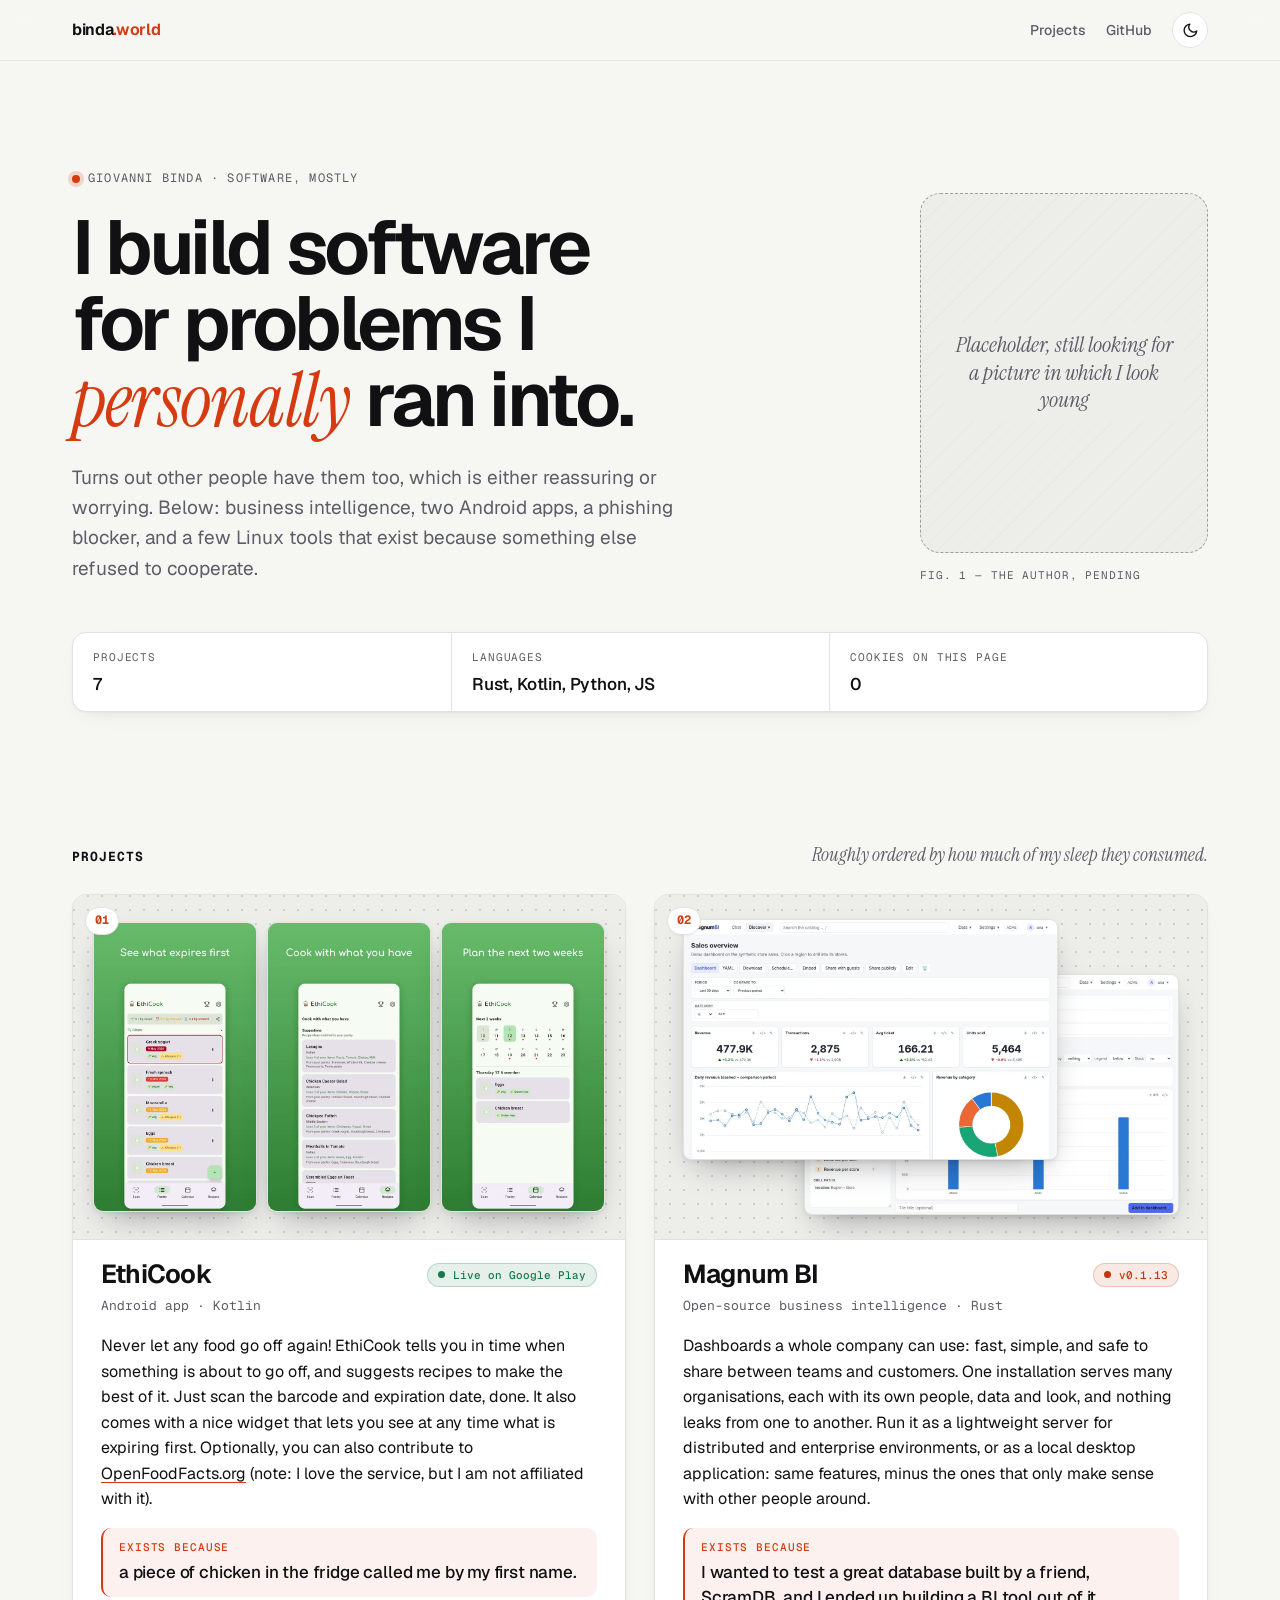
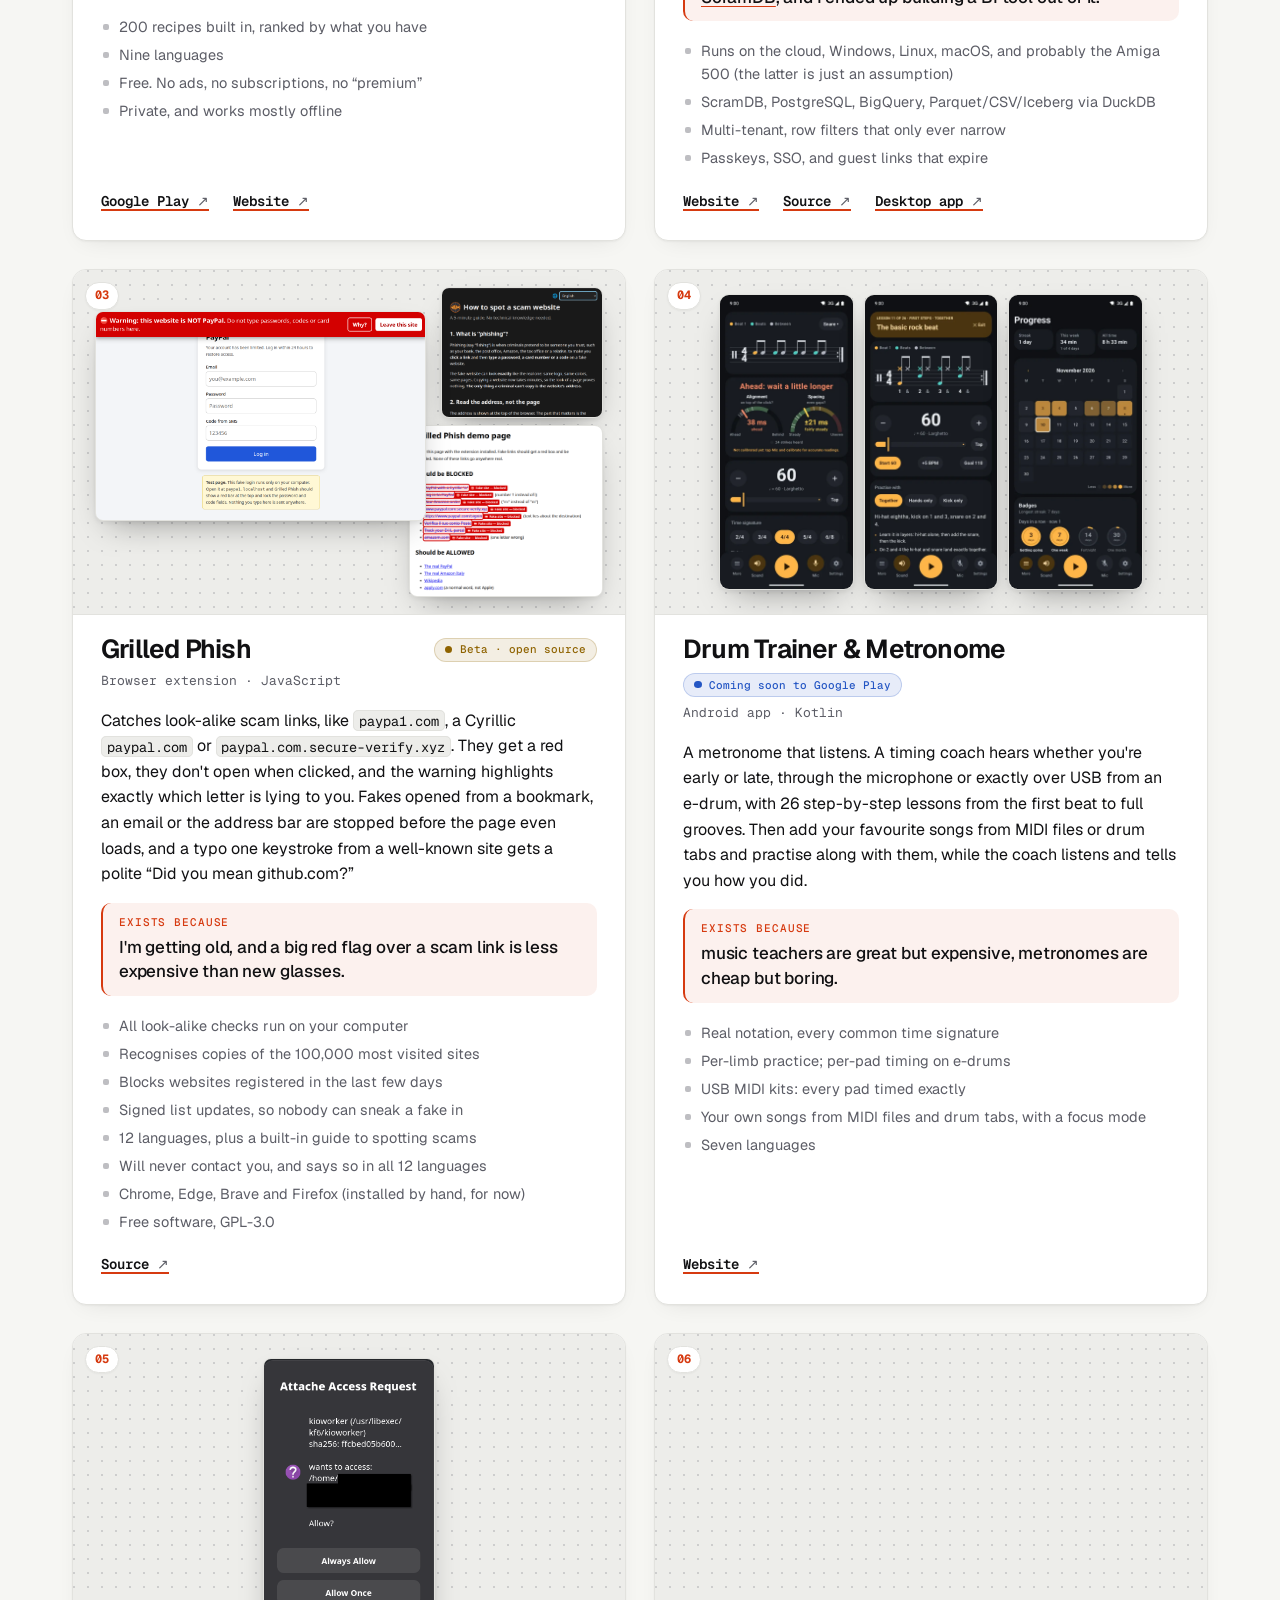
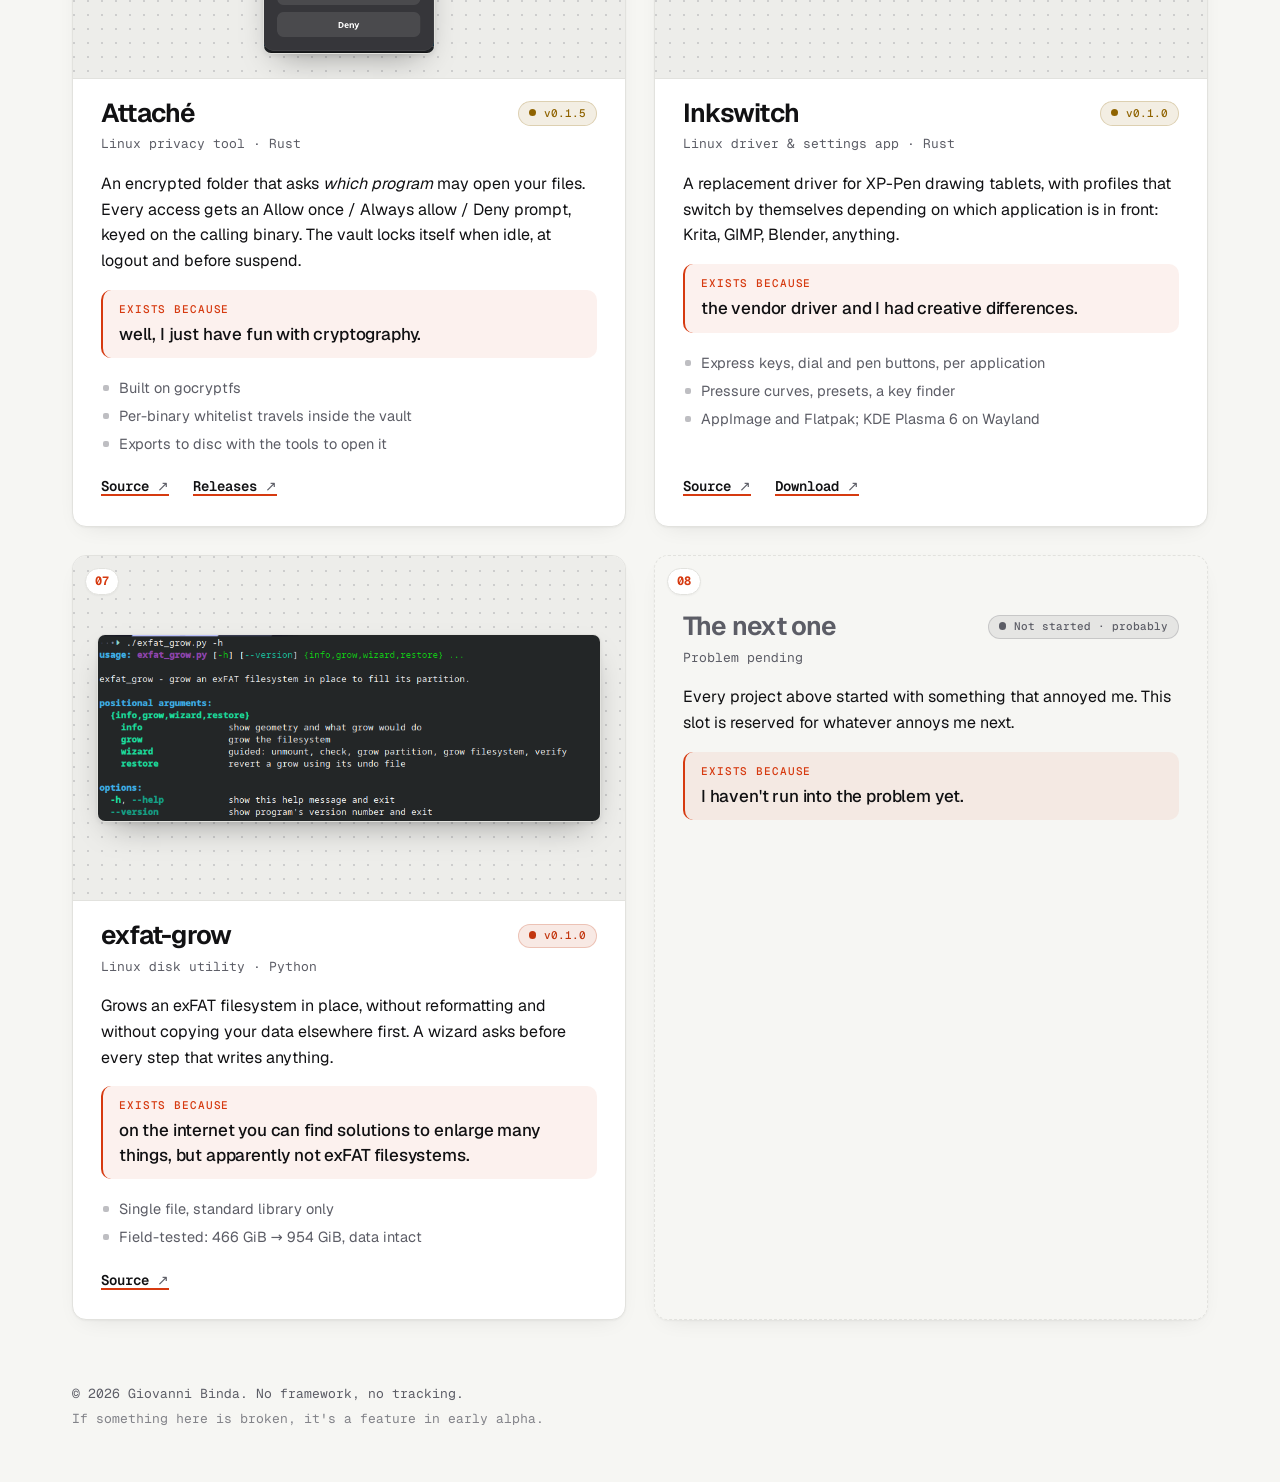
<file: index.html>
<!doctype html>
<html lang="en">
<head>
  <meta charset="utf-8">
  <meta name="viewport" content="width=device-width, initial-scale=1">
  <title>Giovanni Binda — Projects</title>
  <meta name="description" content="Software by Giovanni Binda: open-source BI, Android apps, Linux tools. Built for problems I actually had.">
  <link rel="canonical" href="https://binda.world/">
  <link rel="icon" href="favicon.svg" type="image/svg+xml">
  <meta name="color-scheme" content="light dark">
  <meta property="og:title" content="Giovanni Binda — Projects">
  <meta property="og:description" content="Software built for problems I actually had. Other people seem to have them too.">
  <meta property="og:url" content="https://binda.world/">
  <meta property="og:type" content="website">
  <link rel="preload" href="assets/fonts/geist-latin-wght-normal.woff2" as="font" type="font/woff2" crossorigin>
  <link rel="stylesheet" href="styles.css">
  <script src="theme.js"></script>
</head>
<body>
  <a class="skip" href="#projects">Skip to the projects</a>

  <div class="topbar">
    <header class="top">
      <a class="wordmark" href="/">binda<span>.world</span></a>
      <nav aria-label="Main">
        <a href="#projects">Projects</a>
        <a href="https://github.com/giobinda">GitHub</a>
        <button class="theme-toggle" type="button" aria-label="Switch theme">
          <svg class="moon" viewBox="0 0 24 24" fill="none" stroke="currentColor" stroke-width="2" stroke-linecap="round" stroke-linejoin="round" aria-hidden="true"><path d="M21 12.8A9 9 0 1 1 11.2 3a7 7 0 0 0 9.8 9.8z"/></svg>
          <svg class="sun" viewBox="0 0 24 24" fill="none" stroke="currentColor" stroke-width="2" stroke-linecap="round" stroke-linejoin="round" aria-hidden="true"><circle cx="12" cy="12" r="4"/><path d="M12 2v2M12 20v2M4.9 4.9l1.4 1.4M17.7 17.7l1.4 1.4M2 12h2M20 12h2M4.9 19.1l1.4-1.4M17.7 6.3l1.4-1.4"/></svg>
        </button>
      </nav>
    </header>
  </div>

  <main>
    <section class="hero" aria-labelledby="hero-title">
      <div class="hero-text">
        <p class="eyebrow">Giovanni Binda · software, mostly</p>
        <h1 id="hero-title">I build software for problems I <em>personally</em> ran&nbsp;into.</h1>
        <p class="lede">Turns out other people have them too, which is either reassuring or worrying.
          Below: business intelligence, two Android apps, a phishing blocker, and a few Linux tools that exist because
          something else refused to cooperate.</p>
      </div>
      <figure class="portrait">
        <div class="portrait-frame">
          <p>Placeholder, still looking for a picture in which I look young</p>
        </div>
        <figcaption>Fig. 1 — The author, pending</figcaption>
      </figure>
      <dl class="stats" aria-label="At a glance">
        <div><dt>Projects</dt><dd>7</dd></div>
        <div><dt>Languages</dt><dd>Rust, Kotlin, Python, JS</dd></div>
        <div><dt>Cookies on this page</dt><dd>0</dd></div>
      </dl>
    </section>

    <section id="projects" class="projects" aria-labelledby="projects-title">
      <div class="section-head">
        <h2 id="projects-title">Projects</h2>
        <p>Roughly ordered by how much of my sleep they consumed.</p>
      </div>

      <ol class="list">

        <li class="project">
          <div class="num" aria-hidden="true">01</div>
          <div class="body">
            <div class="title-row">
              <h3>EthiCook</h3>
              <span class="status status--live">Live on Google Play</span>
            </div>
            <p class="kind">Android app · Kotlin</p>
            <p class="desc">Never let any food go off again! EthiCook tells you in time when something is
              about to go off, and suggests recipes to make the best of it. Just scan the barcode and expiration
              date, done. It also comes with a nice widget that lets you see at any time what is expiring
              first. Optionally, you can also contribute to <a href="https://openfoodfacts.org/">OpenFoodFacts.org</a>
              (note: I love the service, but I am not affiliated with it).</p>
            <p class="why"><span>Exists because</span> a piece of chicken in the fridge called me by my first name.</p>
            <ul class="facts">
              <li>200 recipes built in, ranked by what you have</li>
              <li>Nine languages</li>
              <li>Free. No ads, no subscriptions, no “premium”</li>
              <li>Private, and works mostly offline</li>
            </ul>
            <div class="shots shots--phone">
                <a href="assets/shots/ethicook/pantry.webp"><img src="assets/shots/ethicook/pantry.webp" alt="EthiCook pantry: foods sorted by what expires first" width="540" height="960" loading="lazy" decoding="async"></a>
                <a href="assets/shots/ethicook/recipes.webp"><img src="assets/shots/ethicook/recipes.webp" alt="EthiCook recipes ranked by what is in your pantry" width="540" height="960" loading="lazy" decoding="async"></a>
                <a href="assets/shots/ethicook/calendar.webp"><img src="assets/shots/ethicook/calendar.webp" alt="EthiCook two-week expiry calendar" width="540" height="960" loading="lazy" decoding="async"></a>
            </div>
            <p class="links">
              <a href="https://play.google.com/store/apps/details?id=com.ethicook.app">Google Play</a>
              <a href="https://ethicook.app/">Website</a>
            </p>
          </div>
        </li>

        <li class="project">
          <div class="num" aria-hidden="true">02</div>
          <div class="body">
            <div class="title-row">
              <h3>Magnum BI</h3>
              <span class="status status--alpha">v0.1.13</span>
            </div>
            <p class="kind">Open-source business intelligence · Rust</p>
            <p class="desc">Dashboards a whole company can use: fast, simple, and safe to share between
              teams and customers. One installation serves many organisations, each with its own people,
              data and look, and nothing leaks from one to another. Run it as a lightweight server for
              distributed and enterprise environments, or as a local desktop application: same features,
              minus the ones that only make sense with other people around.</p>
            <p class="why"><span>Exists because</span> I wanted to test a great database built by a friend, <a href="https://scramdb.com/">ScramDB</a>, and I ended up building a BI tool out of it.</p>
            <ul class="facts">
              <li>Runs on the cloud, Windows, Linux, macOS, and probably the Amiga 500 (the latter is just an assumption)</li>
              <li>ScramDB, PostgreSQL, BigQuery, Parquet/CSV/Iceberg via DuckDB</li>
              <li>Multi-tenant, row filters that only ever narrow</li>
              <li>Passkeys, SSO, and guest links that expire</li>
            </ul>
            <div class="shots shots--screen">
                <a href="assets/shots/magnumbi/dashboard.webp"><img src="assets/shots/magnumbi/dashboard.webp" alt="Magnum BI sales dashboard with KPIs, a line chart and a donut chart" width="1280" height="820" loading="lazy" decoding="async"></a>
                <a href="assets/shots/magnumbi/explore.webp"><img src="assets/shots/magnumbi/explore.webp" alt="Magnum BI drag-and-drop explorer building a bar chart" width="1280" height="820" loading="lazy" decoding="async"></a>
            </div>
            <p class="links">
              <a href="https://giobinda.github.io/magnumbi/">Website</a>
              <a href="https://github.com/giobinda/magnumbi">Source</a>
              <a href="https://github.com/giobinda/magnumbi/releases/latest">Desktop app</a>
            </p>
          </div>
        </li>

        <li class="project">
          <div class="num" aria-hidden="true">03</div>
          <div class="body">
            <div class="title-row">
              <h3>Grilled Phish</h3>
              <span class="status status--beta">Beta · open source</span>
            </div>
            <p class="kind">Browser extension · JavaScript</p>
            <p class="desc">Catches look-alike scam links, like <code>paypa1.com</code>, a Cyrillic
              <code>pаypal.com</code> or <code>paypal.com.secure-verify.xyz</code>. They get a red box,
              they don't open when clicked, and the warning highlights exactly which letter is lying to you.
              Fakes opened from a bookmark, an email or the address bar are stopped before the page even
              loads, and a typo one keystroke from a well-known site gets a polite “Did you mean github.com?”</p>
            <p class="why"><span>Exists because</span> I'm getting old, and a big red flag over a scam link is less expensive than new glasses.</p>
            <ul class="facts">
              <li>All look-alike checks run on your computer</li>
              <li>Recognises copies of the 100,000 most visited sites</li>
              <li>Blocks websites registered in the last few days</li>
              <li>Signed list updates, so nobody can sneak a fake in</li>
              <li>12 languages, plus a built-in guide to spotting scams</li>
              <li>Will never contact you, and says so in all 12 languages</li>
              <li>Chrome, Edge, Brave and Firefox (installed by hand, for now)</li>
              <li>Free software, GPL-3.0</li>
            </ul>
            <div class="shots shots--trio">
                <a href="assets/shots/grilled-phish/warning.webp"><img src="assets/shots/grilled-phish/warning.webp" alt="Grilled Phish red bar over a fake PayPal login: this website is NOT PayPal, with Why? and Leave this site buttons" width="1134" height="714" loading="lazy" decoding="async"></a>
                <a href="assets/shots/grilled-phish/links.webp"><img src="assets/shots/grilled-phish/links.webp" alt="Demo page: look-alike links boxed in red and marked Fake site, blocked, while the real ones stay normal" width="876" height="775" loading="lazy" decoding="async"></a>
                <a href="assets/shots/grilled-phish/guide.webp"><img src="assets/shots/grilled-phish/guide.webp" alt="Grilled Phish guide: How to spot a scam website, a five-minute read with a language picker" width="829" height="669" loading="lazy" decoding="async"></a>
            </div>
            <p class="links">
              <a href="https://github.com/giobinda/grilled-phish">Source</a>
            </p>
          </div>
        </li>

        <li class="project">
          <div class="num" aria-hidden="true">04</div>
          <div class="body">
            <div class="title-row">
              <h3>Drum Trainer &amp; Metronome</h3>
              <span class="status status--soon">Coming soon to Google Play</span>
            </div>
            <p class="kind">Android app · Kotlin</p>
            <p class="desc">A metronome that listens. A timing coach hears whether you're early or late,
              through the microphone or exactly over USB from an e-drum, with 26 step-by-step lessons
              from the first beat to full grooves. Then add your favourite songs from MIDI files or drum
              tabs and practise along with them, while the coach listens and tells you how you did.</p>
            <p class="why"><span>Exists because</span> music teachers are great but expensive, metronomes are cheap but boring.</p>
            <ul class="facts">
              <li>Real notation, every common time signature</li>
              <li>Per-limb practice; per-pad timing on e-drums</li>
              <li>USB MIDI kits: every pad timed exactly</li>
              <li>Your own songs from MIDI files and drum tabs, with a focus mode</li>
              <li>Seven languages</li>
            </ul>
            <div class="shots shots--phone">
                <a href="assets/shots/drum-trainer/coach.webp"><img src="assets/shots/drum-trainer/coach.webp" alt="Timing coach showing strokes 38 ms ahead of the click" width="540" height="1200" loading="lazy" decoding="async"></a>
                <a href="assets/shots/drum-trainer/lesson.webp"><img src="assets/shots/drum-trainer/lesson.webp" alt="Lesson 11: the basic rock beat in drum notation" width="540" height="1200" loading="lazy" decoding="async"></a>
                <a href="assets/shots/drum-trainer/progress.webp"><img src="assets/shots/drum-trainer/progress.webp" alt="Practice progress: streak, calendar and badges" width="540" height="1200" loading="lazy" decoding="async"></a>
            </div>
            <p class="links">
              <a href="https://giobinda.github.io/drum-trainer/">Website</a>
            </p>
          </div>
        </li>

        <li class="project">
          <div class="num" aria-hidden="true">05</div>
          <div class="body">
            <div class="title-row">
              <h3>Attaché</h3>
              <span class="status status--beta">v0.1.5</span>
            </div>
            <p class="kind">Linux privacy tool · Rust</p>
            <p class="desc">An encrypted folder that asks <em>which program</em> may open your files.
              Every access gets an Allow&nbsp;once / Always&nbsp;allow / Deny prompt, keyed on the
              calling binary. The vault locks itself when idle, at logout and before suspend.</p>
            <p class="why"><span>Exists because</span> well, I just have fun with cryptography.</p>
            <ul class="facts">
              <li>Built on gocryptfs</li>
              <li>Per-binary whitelist travels inside the vault</li>
              <li>Exports to disc with the tools to open it</li>
            </ul>
            <div class="shots shots--single">
                <a href="assets/shots/attache/prompt.webp"><img src="assets/shots/attache/prompt.webp" alt="Attaché access request: kioworker wants to access a file in /home. Always allow, Allow once or Deny" width="299" height="515" loading="lazy" decoding="async"></a>
            </div>
            <p class="links">
              <a href="https://github.com/giobinda/attache">Source</a>
              <a href="https://github.com/giobinda/attache/releases/latest">Releases</a>
            </p>
          </div>
        </li>

        <li class="project">
          <div class="num" aria-hidden="true">06</div>
          <div class="body">
            <div class="title-row">
              <h3>Inkswitch</h3>
              <span class="status status--beta">v0.1.0</span>
            </div>
            <p class="kind">Linux driver &amp; settings app · Rust</p>
            <p class="desc">A replacement driver for XP-Pen drawing tablets, with profiles that switch by
              themselves depending on which application is in front: Krita, GIMP, Blender, anything.</p>
            <p class="why"><span>Exists because</span> the vendor driver and I had creative differences.</p>
            <ul class="facts">
              <li>Express keys, dial and pen buttons, per application</li>
              <li>Pressure curves, presets, a key finder</li>
              <li>AppImage and Flatpak; KDE Plasma 6 on Wayland</li>
            </ul>
            <div class="shots shots--window">
                <a href="assets/shots/inkswitch/profiles.webp"><img src="assets/shots/inkswitch/profiles.webp" alt="Inkswitch profiles for Krita, Blender, GIMP, Inkscape and Photoshop, with the tablet controls labelled" width="1030" height="1098" loading="lazy" decoding="async"></a>
                <a href="assets/shots/inkswitch/editor.webp"><img src="assets/shots/inkswitch/editor.webp" alt="Inkswitch profile editor: express keys and dial shortcuts" width="1030" height="1098" loading="lazy" decoding="async"></a>
            </div>
            <p class="links">
              <a href="https://github.com/giobinda/inkswitch">Source</a>
              <a href="https://github.com/giobinda/inkswitch/releases/latest">Download</a>
            </p>
          </div>
        </li>

        <li class="project">
          <div class="num" aria-hidden="true">07</div>
          <div class="body">
            <div class="title-row">
              <h3>exfat-grow</h3>
              <span class="status status--alpha">v0.1.0</span>
            </div>
            <p class="kind">Linux disk utility · Python</p>
            <p class="desc">Grows an exFAT filesystem in place, without reformatting and without copying
              your data elsewhere first. A wizard asks before every step that writes anything.</p>
            <p class="why"><span>Exists because</span> on the internet you can find solutions to enlarge many things, but apparently not exFAT filesystems.</p>
            <ul class="facts">
              <li>Single file, standard library only</li>
              <li>Field-tested: 466&nbsp;GiB → 954&nbsp;GiB, data intact</li>
            </ul>
            <div class="shots shots--single">
                <a href="assets/shots/exfat-grow/help.webp"><img src="assets/shots/exfat-grow/help.webp" alt="exfat_grow.py help: the info, grow, wizard and restore commands" width="747" height="277" loading="lazy" decoding="async"></a>
            </div>
            <p class="links">
              <a href="https://github.com/giobinda/exfat-grow">Source</a>
            </p>
          </div>
        </li>

        <li class="project project--next">
          <div class="num" aria-hidden="true">08</div>
          <div class="body">
            <div class="title-row">
              <h3>The next one</h3>
              <span class="status">Not started · probably</span>
            </div>
            <p class="kind">Problem pending</p>
            <p class="desc">Every project above started with something that annoyed me. This slot is
              reserved for whatever annoys me next.</p>
            <p class="why"><span>Exists because</span> I haven't run into the problem yet.</p>
          </div>
        </li>

      </ol>
    </section>
  </main>

  <footer class="foot">
    <p>© 2026 Giovanni Binda. No framework, no tracking.</p>
    <p class="fine">If something here is broken, it's a feature in early alpha.</p>
  </footer>
</body>
</html>
</file>
<file: styles.css>
@font-face {
  font-family: "Geist"; font-style: normal; font-weight: 100 900; font-display: swap;
  src: url("assets/fonts/geist-latin-wght-normal.woff2") format("woff2");
}
@font-face {
  font-family: "Geist Mono"; font-style: normal; font-weight: 100 900; font-display: swap;
  src: url("assets/fonts/geist-mono-latin-wght-normal.woff2") format("woff2");
}
@font-face {
  font-family: "Instrument Serif"; font-style: italic; font-weight: 400; font-display: swap;
  src: url("assets/fonts/instrument-serif-latin-400-italic.woff2") format("woff2");
}

:root {
  color-scheme: light;
  --paper: #f6f6f3;
  --paper-2: #ededea;
  --card: #ffffff;
  --ink: #111113;
  --ink-2: #5c5d66;
  --rule: #e2e2de;
  --accent: #d63a10;
  --live: #16794a;
  --soon: #2456c4;
  --beta: #8f6300;
  --alpha: #c2360f;
  --lab: #6b4fa8;
  --shadow: 0 1px 2px rgb(17 17 19 / .04), 0 8px 24px -12px rgb(17 17 19 / .12);

  --serif: "Instrument Serif", "Iowan Old Style", Palatino, Georgia, serif;
  --sans: "Geist", system-ui, -apple-system, "Segoe UI", Roboto, Arial, sans-serif;
  --mono: "Geist Mono", ui-monospace, "SF Mono", Menlo, Consolas, monospace;

  --radius: 14px;
  --measure: 76rem;
  --gutter: clamp(1rem, 4vw, 2.5rem);
}

/* dark: follows the system unless the visitor picked light; or forced by the switch */
@media (prefers-color-scheme: dark) {
  :root:not([data-theme="light"]) {
    color-scheme: dark;
    --paper: #0c0c0d;
    --paper-2: #151517;
    --card: #131315;
    --ink: #f2f2ef;
    --ink-2: #9b9ca6;
    --rule: #26262a;
    --accent: #ff6a3d;
    --live: #4fd08f;
    --soon: #7aa5ff;
    --beta: #f0b93e;
    --alpha: #ff8059;
    --lab: #b49af0;
    --shadow: 0 1px 2px rgb(0 0 0 / .3), 0 12px 32px -16px rgb(0 0 0 / .6);
  }
}
:root[data-theme="dark"] {
  color-scheme: dark;
  --paper: #0c0c0d;
  --paper-2: #151517;
  --card: #131315;
  --ink: #f2f2ef;
  --ink-2: #9b9ca6;
  --rule: #26262a;
  --accent: #ff6a3d;
  --live: #4fd08f;
  --soon: #7aa5ff;
  --beta: #f0b93e;
  --alpha: #ff8059;
  --lab: #b49af0;
  --shadow: 0 1px 2px rgb(0 0 0 / .3), 0 12px 32px -16px rgb(0 0 0 / .6);
}

*, *::before, *::after { box-sizing: border-box; }

html { -webkit-text-size-adjust: 100%; scroll-behavior: smooth; }
@media (prefers-reduced-motion: reduce) { html { scroll-behavior: auto; } }

body {
  margin: 0;
  background: var(--paper);
  color: var(--ink);
  font: 400 1rem/1.6 var(--sans);
  -webkit-font-smoothing: antialiased; -moz-osx-font-smoothing: grayscale;
  font-feature-settings: "ss01", "cv11";
  transition: background-color .2s, color .2s;
}

a { color: inherit; text-decoration-color: var(--accent); text-underline-offset: 0.2em; }
a:hover { color: var(--accent); }
:focus-visible { outline: 2px solid var(--accent); outline-offset: 3px; border-radius: 2px; }

.skip {
  position: absolute; left: -999px; top: 0;
  background: var(--ink); color: var(--paper); padding: .5rem 1rem;
}
.skip:focus { left: 1rem; top: 1rem; z-index: 10; }

/* ---------- header ---------- */
.topbar {
  position: sticky; top: 0; z-index: 20;
  background: color-mix(in srgb, var(--paper) 78%, transparent);
  -webkit-backdrop-filter: saturate(1.4) blur(12px); backdrop-filter: saturate(1.4) blur(12px);
  border-bottom: 1px solid color-mix(in srgb, var(--rule) 70%, transparent);
}
.top {
  max-width: var(--measure);
  margin: 0 auto;
  padding: .75rem var(--gutter);
  display: flex; align-items: center; justify-content: space-between; gap: 1rem;
  font-size: .875rem;
}
.wordmark { font-weight: 650; font-size: 1rem; text-decoration: none; letter-spacing: -.02em; }
.wordmark span { color: var(--accent); }
.top nav { display: flex; align-items: center; gap: 1.25rem; }
.top nav a { text-decoration: none; color: var(--ink-2); font-weight: 500; }
.top nav a:hover { color: var(--ink); }

.theme-toggle {
  display: inline-grid; place-items: center;
  width: 2.25rem; height: 2.25rem; padding: 0;
  color: var(--ink); background: var(--card);
  border: 1px solid var(--rule); border-radius: 999px; cursor: pointer;
  transition: border-color .15s, transform .15s;
}
.theme-toggle:hover { border-color: var(--ink-2); }
.theme-toggle svg { width: 1.05rem; height: 1.05rem; }
.theme-toggle .sun { display: none; }
:root[data-theme="dark"] .theme-toggle .sun { display: block; }
:root[data-theme="dark"] .theme-toggle .moon { display: none; }
@media (prefers-color-scheme: dark) {
  :root:not([data-theme="light"]) .theme-toggle .sun { display: block; }
  :root:not([data-theme="light"]) .theme-toggle .moon { display: none; }
}

/* ---------- hero ---------- */
.hero {
  max-width: var(--measure);
  margin: 0 auto;
  padding: clamp(3rem, 9vw, 6.5rem) var(--gutter) clamp(2.5rem, 6vw, 4rem);
}
.eyebrow {
  font-family: var(--mono); font-size: .75rem; text-transform: uppercase; letter-spacing: .1em;
  color: var(--ink-2); margin: 0 0 1.25rem;
  display: inline-flex; align-items: center; gap: .5rem;
}
.eyebrow::before {
  content: ""; width: .5rem; height: .5rem; border-radius: 50%; background: var(--accent);
  box-shadow: 0 0 0 4px color-mix(in srgb, var(--accent) 18%, transparent);
}
.hero h1 {
  font-family: var(--sans); font-weight: 650;
  font-size: clamp(2.375rem, 6.4vw, 4.75rem); line-height: 1; letter-spacing: -.045em;
  margin: 0; max-width: 16ch; text-wrap: balance;
}
.hero h1 em {
  font-family: var(--serif); font-style: italic; font-weight: 400; letter-spacing: -.01em;
  color: var(--accent);
}
.lede {
  font-size: clamp(1.0625rem, 1.8vw, 1.1875rem); color: var(--ink-2);
  max-width: 38rem; margin: 1.5rem 0 0; text-wrap: pretty;
}

.stats {
  display: grid; grid-template-columns: repeat(3, minmax(0, 1fr));
  margin: 3rem 0 0;
  background: var(--card); border: 1px solid var(--rule); border-radius: var(--radius);
  box-shadow: var(--shadow); overflow: hidden;
}
.stats div { padding: 1rem 1.25rem; }
.stats div + div { border-left: 1px solid var(--rule); }
.stats dt {
  font-family: var(--mono); font-size: .6875rem; text-transform: uppercase; letter-spacing: .08em;
  color: var(--ink-2);
}
.stats dd { margin: .375rem 0 0; font-size: 1.0625rem; font-weight: 550; line-height: 1.3; letter-spacing: -.01em; }

@media (max-width: 720px) {
  .stats { grid-template-columns: 1fr 1fr; }
  .stats div:nth-child(3) { grid-column: 1 / -1; border-left: 0; border-top: 1px solid var(--rule); }
}

.hero {
  display: grid;
  grid-template-columns: minmax(0, 1fr) clamp(13rem, 26vw, 18rem);
  column-gap: clamp(2rem, 5vw, 4rem);
  align-items: end;
}
.hero .stats { grid-column: 1 / -1; }

.portrait { margin: 0; }
.portrait-frame {
  position: relative;
  aspect-ratio: 4 / 5;
  display: grid; place-items: center;
  padding: 1.5rem;
  background:
    repeating-linear-gradient(135deg, transparent 0 10px, color-mix(in srgb, var(--rule) 35%, transparent) 10px 11px),
    var(--paper-2);
  border: 1.5px dashed color-mix(in srgb, var(--ink-2) 55%, transparent);
  border-radius: calc(var(--radius) + 6px);
}
.portrait-frame p {
  margin: 0; text-align: center;
  font-family: var(--serif); font-style: italic; font-size: 1.375rem; line-height: 1.25;
  color: var(--ink-2);
  background: var(--paper-2); padding: .5rem .25rem;
}
.portrait figcaption {
  margin-top: .875rem;
  font-family: var(--mono); font-size: .6875rem; text-transform: uppercase; letter-spacing: .08em;
  color: var(--ink-2);
}

@media (max-width: 720px) {
  .hero { grid-template-columns: 1fr; }
  .portrait { width: min(15rem, 70%); margin-top: 2.25rem; }
}

/* ---------- projects ---------- */
.projects {
  scroll-margin-top: 3.5rem;   /* clear the sticky header */
  max-width: var(--measure);
  margin: 0 auto;
  padding: clamp(2.5rem, 6vw, 4rem) var(--gutter) 2rem;
}
.section-head { display: flex; align-items: baseline; justify-content: space-between; gap: 1rem; flex-wrap: wrap; }
.section-head h2 {
  font-family: var(--mono); font-size: .8125rem; font-weight: 700;
  text-transform: uppercase; letter-spacing: .08em; margin: 0;
}
.section-head p { margin: 0; color: var(--ink-2); font-style: italic; font-family: var(--serif); font-size: 1.1875rem; }

/* the collection: a grid of cards */
.list {
  list-style: none; margin: 1.5rem 0 0; padding: 0;
  display: grid; gap: clamp(1rem, 2.5vw, 1.75rem);
  grid-template-columns: repeat(auto-fill, minmax(min(100%, 30rem), 1fr));
}

.project {
  position: relative;
  display: flex;
  background: var(--card);
  border: 1px solid var(--rule);
  border-radius: var(--radius);
  box-shadow: var(--shadow);
  overflow: hidden;
  transition: border-color .15s, transform .2s, box-shadow .2s;
}
.project:hover { border-color: color-mix(in srgb, var(--ink-2) 45%, var(--rule)); }
@media (prefers-reduced-motion: no-preference) {
  .project:hover { transform: translateY(-3px); box-shadow: var(--shadow), 0 24px 48px -28px rgb(0 0 0 / .35); }
}

.project .body {
  display: flex; flex-direction: column; flex: 1; min-width: 0;
  padding: 0 clamp(1.125rem, 2.5vw, 1.75rem) clamp(1.25rem, 2.5vw, 1.75rem);
}

/* number: a label pinned on the corner of the screenshot panel */
.num {
  position: absolute; top: .75rem; left: .75rem; z-index: 5;
  font-family: var(--mono); font-size: .75rem; font-weight: 700; color: var(--accent);
  background: var(--card); border: 1px solid var(--rule); border-radius: 999px;
  padding: .2rem .55rem; box-shadow: var(--shadow);
}

.title-row {
  display: flex; flex-wrap: wrap; align-items: center; justify-content: space-between;
  gap: .5rem 1rem; margin-top: 1.25rem;
}
.project h3 {
  font-family: var(--sans); font-weight: 650; font-size: clamp(1.375rem, 2.2vw, 1.625rem);
  line-height: 1.15; letter-spacing: -.03em; margin: 0;
}

.status {
  --c: var(--ink-2);
  font-family: var(--mono); font-size: .6875rem; line-height: 1;
  color: var(--c); background: color-mix(in srgb, var(--c) 11%, transparent);
  border: 1px solid color-mix(in srgb, var(--c) 22%, transparent); border-radius: 999px;
  padding: .35rem .65rem; white-space: nowrap; font-weight: 500;
}
.status::before {
  content: ""; display: inline-block; width: .45rem; height: .45rem; border-radius: 50%;
  background: currentColor; margin-right: .45rem; vertical-align: .05em;
}
.status--live  { --c: var(--live); }
.status--soon  { --c: var(--soon); }
.status--beta  { --c: var(--beta); }
.status--alpha { --c: var(--alpha); }
.status--lab   { --c: var(--lab); }

.kind {
  font-family: var(--mono); font-size: .8125rem; color: var(--ink-2);
  margin: .375rem 0 0;
}
.desc { margin: 1rem 0 0; font-size: 1rem; }

.why {
  margin: 1rem 0 0;
  font-family: var(--sans); font-size: 1.0625rem; font-weight: 500; line-height: 1.45;
  letter-spacing: -.01em; color: var(--ink);
  padding: .75rem 1rem; border-radius: 10px;
  background: color-mix(in srgb, var(--accent) 7%, transparent);
  border-left: 2px solid var(--accent);
}
.why span {
  font-family: var(--mono); font-style: normal; font-size: .6875rem;
  text-transform: uppercase; letter-spacing: .08em; color: var(--accent);
  display: block; margin-bottom: .25rem; font-weight: 500;
}

.facts {
  list-style: none; padding: 0; margin: 1.125rem 0 0;
  display: grid; gap: .3rem;
  font-size: .9063rem; color: var(--ink-2);
}
.facts li { padding-left: 1.1rem; position: relative; }
.facts li::before {
  content: ""; position: absolute; left: .15rem; top: .62em;
  width: .375rem; height: .375rem; border-radius: 2px;
  background: color-mix(in srgb, var(--ink-2) 40%, transparent);
}

/* the empty slot at the end of the grid */
.project--next { background: transparent; border-style: dashed; }
.project--next:hover { transform: none; border-color: var(--rule); }
.project--next .body { padding-top: 2.25rem; }
.project--next h3 { color: var(--ink-2); }

/* links sit at the bottom of every card, so a row of cards lines up */
.links {
  margin: auto 0 0; padding-top: 1.25rem;
  display: flex; flex-wrap: wrap; gap: .5rem 1.5rem; font-family: var(--mono); font-size: .875rem;
}
.links a { font-weight: 600; text-decoration-thickness: 1.5px; }
.links a::after { content: " ↗"; font-weight: 400; color: var(--ink-2); }

/* ---------- footer ---------- */
.foot {
  max-width: var(--measure);
  margin: 0 auto;
  padding: 2rem var(--gutter) 3rem;
  font-family: var(--mono); font-size: .8125rem; color: var(--ink-2);
}
.foot p { margin: 0 0 .25rem; }
.foot .fine { opacity: .75; }

/* ---------- 404 ---------- */
.notfound { max-width: var(--measure); margin: 0 auto; padding: clamp(4rem, 14vw, 9rem) var(--gutter); }
.notfound h1 { font-weight: 650; font-size: clamp(2.25rem, 6vw, 4rem); line-height: 1.02; letter-spacing: -.045em; margin: 0; max-width: 16ch; }
.notfound p { color: var(--ink-2); max-width: 36rem; }

code { font-family: var(--mono); font-size: .85em; background: var(--paper-2); border: 1px solid var(--rule); padding: .05em .35em; border-radius: 5px; }

/* ---------- screenshots: a fixed panel at the top of each card ---------- */
.shots {
  order: -1;                                  /* first in the card, whatever the HTML order */
  position: relative;
  aspect-ratio: 16 / 10;
  margin: 0 calc(-1 * clamp(1.125rem, 2.5vw, 1.75rem));
  background:
    radial-gradient(circle at 1px 1px, color-mix(in srgb, var(--ink-2) 22%, transparent) 1px, transparent 0) 0 0 / 14px 14px,
    var(--paper-2);
  border-bottom: 1px solid var(--rule);
  overflow: hidden;
}
.shots a { text-decoration: none; display: flex; min-width: 0; min-height: 0; }
.shots img {
  display: block; width: auto; height: auto; max-width: 100%; max-height: 100%;
  min-width: 0; min-height: 0;
  border-radius: 8px; border: 1px solid var(--rule); background: #fff;
  box-shadow: 0 2px 4px rgb(0 0 0 / .06), 0 14px 32px -14px rgb(0 0 0 / .4);
  transition: transform .2s;
}
.shots a:hover img { border-color: var(--accent); }
@media (prefers-reduced-motion: no-preference) {
  .shots a:hover img { transform: scale(1.02); }
}

/* phones: three side by side */
.shots--phone {
  display: flex; justify-content: center; align-items: center;
  gap: clamp(.5rem, 2%, 1.25rem); padding: 1.5rem 1.25rem;
}
.shots--phone a { flex: 0 1 auto; height: 100%; align-items: center; justify-content: center; }
.shots--phone img { border-radius: 10px; }

/* one capture, centred, never enlarged past its own size */
.shots--single { display: flex; align-items: center; justify-content: center; padding: 1.5rem; }
.shots--single a { width: 100%; height: 100%; align-items: center; justify-content: center; }

/* two or three desktop captures, fanned out like prints on a table */
.shots--screen a, .shots--window a, .shots--trio a { position: absolute; width: 68%; height: 74%; }
.shots--screen a:nth-child(1), .shots--window a:nth-child(1), .shots--trio a:nth-child(1) {
  left: 5%; top: 7%; z-index: 3; align-items: flex-start; justify-content: flex-start;
}
.shots--screen a:nth-child(2), .shots--window a:nth-child(2), .shots--trio a:nth-child(2) {
  right: 5%; bottom: 7%; z-index: 2; align-items: flex-end; justify-content: flex-end;
}
/* three: the main shot on the left, the other two stacked on the right */
.shots--trio a:nth-child(1) { width: 60%; height: 76%; left: 4%; top: 12%; }
.shots--trio a:nth-child(2) { width: 40%; height: 50%; right: 4%; bottom: 5%; }
.shots--trio a:nth-child(3) { width: 40%; height: 38%; right: 4%; top: 5%; z-index: 1; align-items: flex-start; justify-content: flex-end; }

/* window captures carry their own shadow and transparent margin: no frame */
.shots--window img { border: 0; border-radius: 0; background: none; box-shadow: none; }
.shots--window a { width: 50%; height: 94%; align-items: center; justify-content: center; }
.shots--window a:nth-child(1) { left: 1%; top: 3%; }
.shots--window a:nth-child(2) { right: 1%; bottom: 3%; }

@media (max-width: 520px) {
  .shots { aspect-ratio: 4 / 3; }
}
</file>
